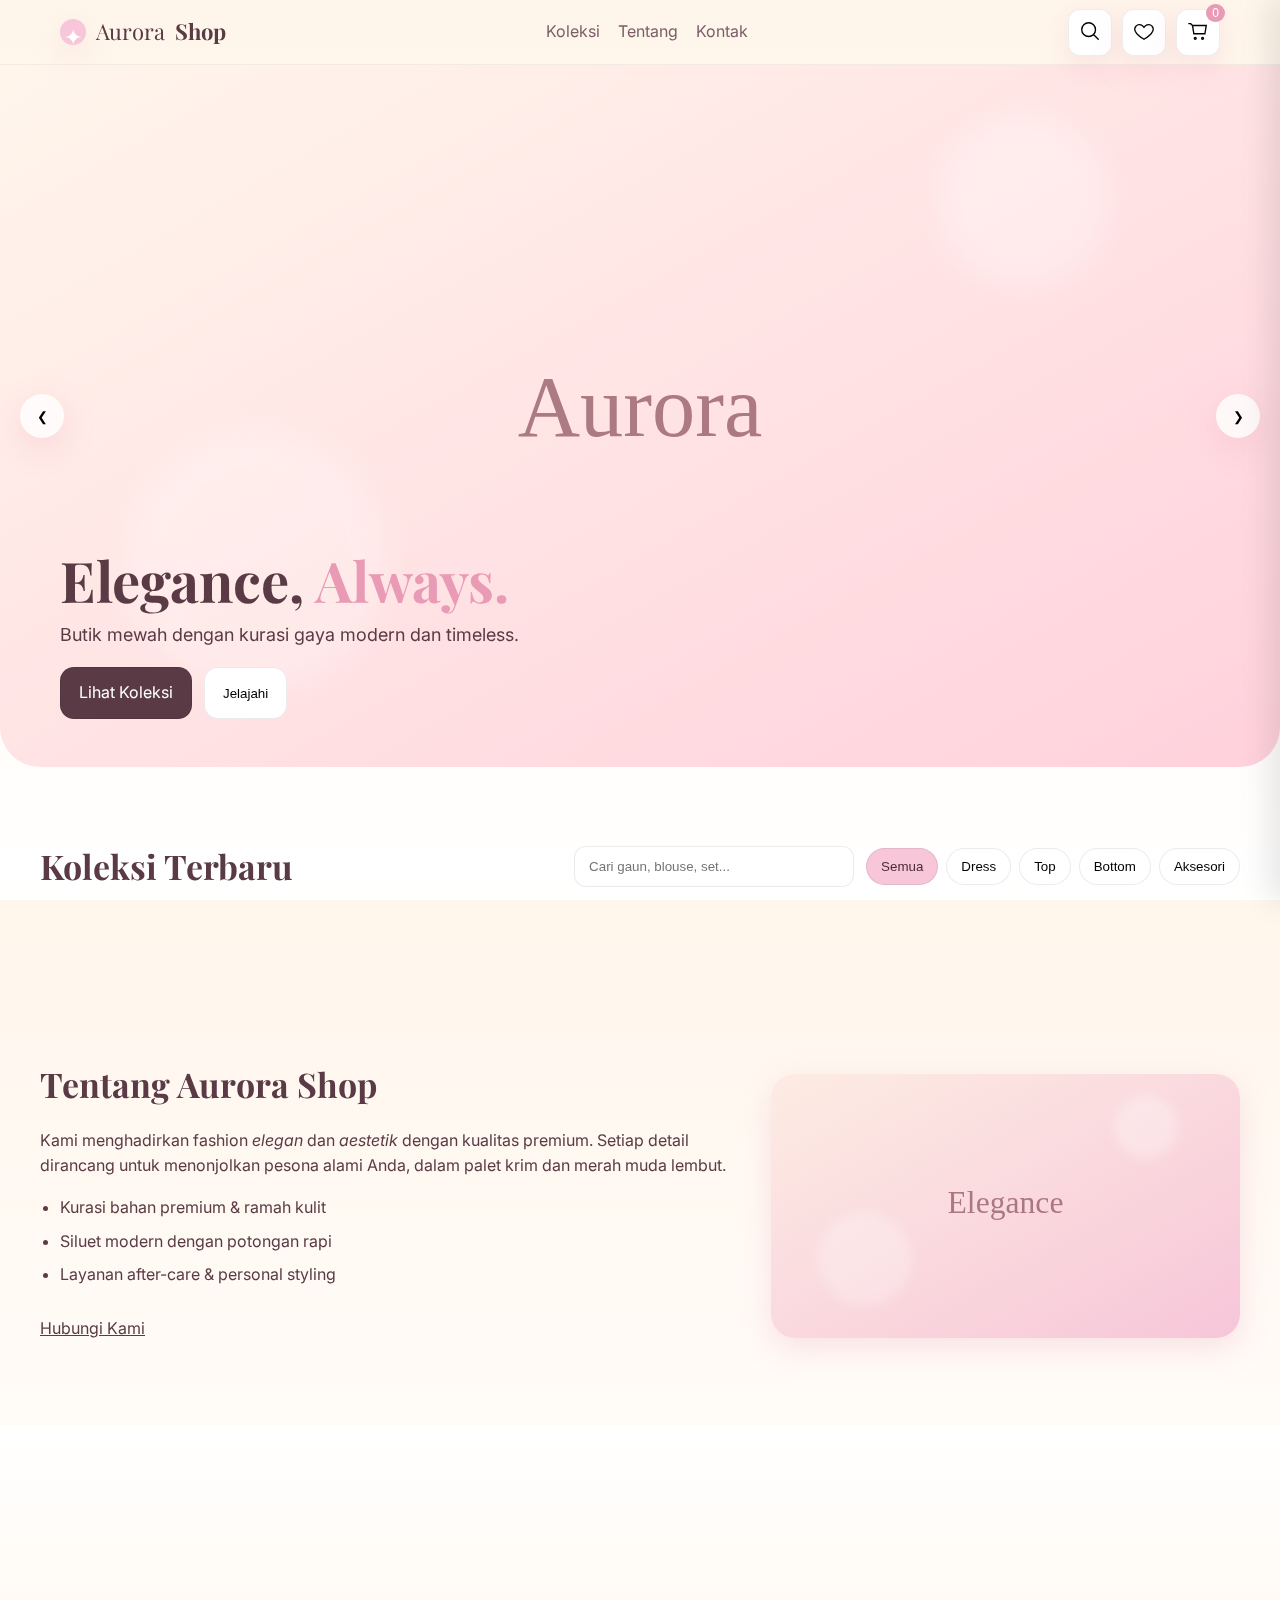
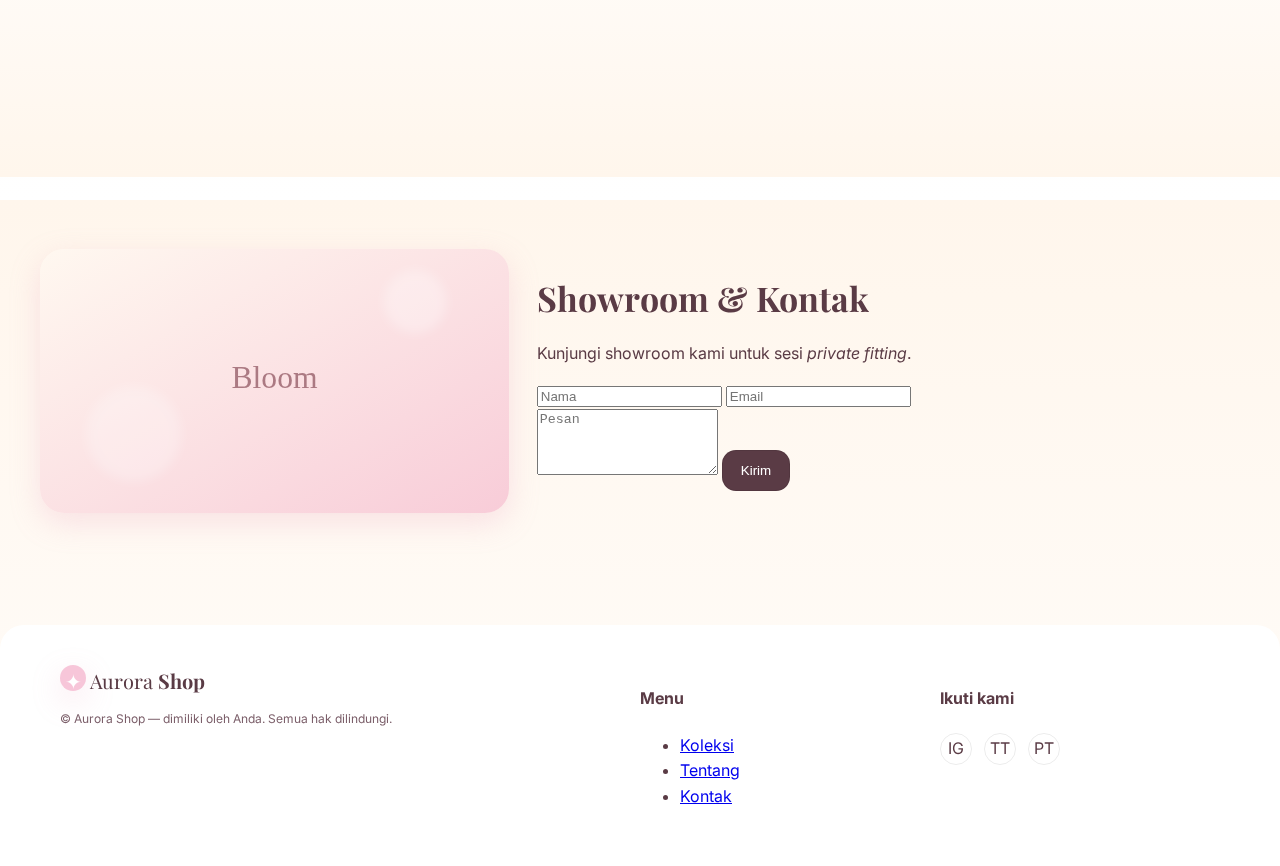
<file: index.html>
<!DOCTYPE html>
<html lang="id">
<head>
  <meta charset="UTF-8" />
  <meta name="viewport" content="width=device-width, initial-scale=1" />
  <title>Aurora Shop — Elegan & Aestetik</title>
  <meta name="description" content="Aurora Shop: butik pakaian elegan & aestetik. Koleksi premium dengan sentuhan modern.">
  <link rel="icon" href="favicon.svg" type="image/svg+xml">
  <link href="https://fonts.googleapis.com/css2?family=Inter:wght@300;400;600&family=Playfair+Display:wght@500;700&display=swap" rel="stylesheet">
  <link rel="stylesheet" href="assets/css/styles.css" />
</head>
<body>
  <header class="site-header blur-frost">
    <div class="container nav">
      <a class="brand" href="#home">
        <span class="brand-logo">✦</span> Aurora <strong>Shop</strong>
      </a>
      <nav class="nav-links">
        <a href="#koleksi" class="nav-link">Koleksi</a>
        <a href="#tentang" class="nav-link">Tentang</a>
        <a href="#kontak" class="nav-link">Kontak</a>
      </nav>
      <div class="nav-actions">
        <button class="icon-btn" id="btnSearch" aria-label="Cari">
          <svg viewBox="0 0 24 24" width="22" height="22" aria-hidden="true"><path d="M21 21l-4.35-4.35M10.5 18a7.5 7.5 0 1 1 0-15 7.5 7.5 0 0 1 0 15z" fill="none" stroke="currentColor" stroke-width="1.5" stroke-linecap="round"/></svg>
        </button>
        <button class="icon-btn" id="btnWishlist" aria-label="Favorit">
          <svg viewBox="0 0 24 24" width="22" height="22" aria-hidden="true"><path d="M12 21s-7.5-4.35-9.5-8.75C.64 7.84 4.37 4 8.66 5.4c1.3.42 2.34 1.3 3.34 2.6 1-1.3 2.04-2.18 3.34-2.6C19.63 4 23.36 7.84 21.5 12.25 19.5 16.65 12 21 12 21z" fill="none" stroke="currentColor" stroke-width="1.5" stroke-linecap="round"/></svg>
        </button>
        <button class="cart-btn" id="btnCart" aria-label="Keranjang">
          <svg viewBox="0 0 24 24" width="22" height="22" aria-hidden="true"><path d="M6 6h15l-1.5 9h-12zM6 6l-2-2H2M9 21a1 1 0 1 0 0-2 1 1 0 0 0 0 2zm8 0a1 1 0 1 0 0-2 1 1 0 0 0 0 2z" fill="none" stroke="currentColor" stroke-width="1.5" stroke-linecap="round"/></svg>
          <span class="cart-count" id="cartCount">0</span>
        </button>
      </div>
    </div>
  </header>

  <main id="home">
    <!-- HERO / SLIDER -->
    <section class="hero">
      <div class="slider" id="heroSlider" aria-label="Foto unggulan">
        <div class="slides">
          <div class="slide"><img src="assets/img/hero_1.svg" alt="Aurora koleksi 1"></div>
          <div class="slide"><img src="assets/img/hero_2.svg" alt="Aurora koleksi 2"></div>
          <div class="slide"><img src="assets/img/hero_3.svg" alt="Aurora koleksi 3"></div>
          <div class="slide"><img src="assets/img/hero_4.svg" alt="Aurora koleksi 4"></div>
          <div class="slide"><img src="assets/img/hero_5.svg" alt="Aurora koleksi 5"></div>
          <div class="slide"><img src="assets/img/hero_6.svg" alt="Aurora koleksi 6"></div>
        </div>
        <button class="arrow prev" aria-label="Sebelumnya">&#10094;</button>
        <button class="arrow next" aria-label="Berikutnya">&#10095;</button>
        <div class="dots" aria-hidden="true"></div>
      </div>
      <div class="hero-overlay container">
        <h1 class="headline">Elegance, <span class="accent">Always.</span></h1>
        <p class="subhead">Butik mewah dengan kurasi gaya modern dan timeless.</p>
        <div class="hero-cta">
          <a href="#koleksi" class="btn primary">Lihat Koleksi</a>
          <button class="btn ghost" id="scrollExplore">Jelajahi</button>
        </div>
      </div>
    </section>

    <!-- KOLEKSI -->
    <section id="koleksi" class="section container">
      <div class="section-head">
        <h2 class="title">Koleksi Terbaru</h2>
        <div class="controls">
          <div class="searchbar">
            <input id="searchInput" type="search" placeholder="Cari gaun, blouse, set..." aria-label="Cari produk">
          </div>
          <div class="filters" role="tablist" aria-label="Filter kategori">
            <button class="chip active" data-filter="all" role="tab" aria-selected="true">Semua</button>
            <button class="chip" data-filter="dress" role="tab">Dress</button>
            <button class="chip" data-filter="top" role="tab">Top</button>
            <button class="chip" data-filter="bottom" role="tab">Bottom</button>
            <button class="chip" data-filter="accessory" role="tab">Aksesori</button>
          </div>
        </div>
      </div>

      <div id="productGrid" class="grid reveal-parent">
        <!-- Cards injected by JS -->
      </div>
    </section>

    <!-- TENTANG -->
    <section id="tentang" class="section container split">
      <div class="text">
        <h2 class="title">Tentang Aurora Shop</h2>
        <p>Kami menghadirkan fashion <em>elegan</em> dan <em>aestetik</em> dengan kualitas premium. 
        Setiap detail dirancang untuk menonjolkan pesona alami Anda, dalam palet krim dan merah muda lembut.</p>
        <ul class="bullets">
          <li>Kurasi bahan premium & ramah kulit</li>
          <li>Siluet modern dengan potongan rapi</li>
          <li>Layanan after-care & personal styling</li>
        </ul>
        <a href="#kontak" class="btn link">Hubungi Kami</a>
      </div>
      <div class="media parallax">
        <img src="assets/img/hero_2.svg" alt="Detail kain mewah" />
      </div>
    </section>

    <!-- NEWSLETTER -->
    <section class="section newsletter">
      <div class="container news-card reveal">
        <h3>Dapatkan akses early-bird & promo eksklusif</h3>
        <form id="newsletterForm" class="inline-form" novalidate>
          <input type="email" id="newsletterEmail" placeholder="Email Anda" required aria-label="Email">
          <button class="btn primary" type="submit">Langganan</button>
        </form>
        <p class="tiny">Dengan berlangganan, kamu menyetujui kebijakan privasi kami.</p>
      </div>
    </section>

    <!-- KONTAK -->
    <section id="kontak" class="section container split reverse">
      <div class="media">
        <img src="assets/img/hero_5.svg" alt="Showroom Aurora" />
      </div>
      <div class="text">
        <h2 class="title">Showroom & Kontak</h2>
        <p>Kunjungi showroom kami untuk sesi <em>private fitting</em>.</p>
        <form id="contactForm" class="contact-form" novalidate>
          <div class="row">
            <input type="text" name="nama" placeholder="Nama" required>
            <input type="email" name="email" placeholder="Email" required>
          </div>
          <textarea name="pesan" placeholder="Pesan" rows="4" required></textarea>
          <button class="btn primary" type="submit">Kirim</button>
        </form>
      </div>
    </section>
  </main>

  <!-- CART DRAWER -->
  <aside class="cart-drawer" id="cartDrawer" aria-hidden="true" aria-label="Keranjang Belanja">
    <div class="cart-header">
      <h3>Keranjang</h3>
      <button class="icon-btn" id="closeCart" aria-label="Tutup keranjang">✕</button>
    </div>
    <div id="cartItems" class="cart-items"></div>
    <div class="cart-footer">
      <div class="summary">
        <span>Subtotal</span>
        <strong id="cartSubtotal">Rp0</strong>
      </div>
      <button class="btn primary" id="btnCheckout">Checkout</button>
    </div>
  </aside>

  <!-- CHECKOUT MODAL -->
  <div class="modal" id="checkoutModal" aria-hidden="true" role="dialog" aria-label="Checkout">
    <div class="modal-content">
      <button class="icon-btn modal-close" data-close="checkoutModal" aria-label="Tutup">✕</button>
      <h3>Checkout</h3>
      <form id="checkoutForm" class="checkout-form" novalidate>
        <div class="row">
          <input type="text" name="nama" placeholder="Nama lengkap" required>
          <input type="email" name="email" placeholder="Email" required>
        </div>
        <input type="text" name="alamat" placeholder="Alamat lengkap" required>
        <div class="row">
          <input type="text" name="kota" placeholder="Kota" required>
          <input type="text" name="negara" placeholder="Negara" required>
        </div>
        <div class="row">
          <input type="text" name="card" placeholder="Nomor kartu (dummy)" required>
          <input type="text" name="exp" placeholder="MM/YY" required>
          <input type="text" name="cvc" placeholder="CVC" required>
        </div>
        <button class="btn primary" type="submit">Bayar Sekarang</button>
      </form>
    </div>
  </div>

  <!-- QUICK VIEW MODAL -->
  <div class="modal" id="quickViewModal" aria-hidden="true" role="dialog" aria-label="Detail Produk">
    <div class="modal-content">
      <button class="icon-btn modal-close" data-close="quickViewModal" aria-label="Tutup">✕</button>
      <div class="quick-view">
        <div class="qv-media"><img id="qvImg" alt=""></div>
        <div class="qv-text">
          <h3 id="qvTitle"></h3>
          <p id="qvPrice"></p>
          <p id="qvDesc" class="muted"></p>
          <div class="sizes" id="qvSizes"></div>
          <div class="qv-actions">
            <button class="btn primary" id="qvAdd">Tambah ke Keranjang</button>
            <button class="btn ghost" id="qvFav">♡ Favorit</button>
          </div>
        </div>
      </div>
    </div>
  </div>

  <!-- TOAST -->
  <div class="toast" id="toast" role="status" aria-live="polite"></div>

  <!-- CANVAS for confetti -->
  <canvas id="fx" class="fx"></canvas>

  <footer class="site-footer">
    <div class="container footer-grid">
      <div>
        <div class="brand-foot"><span class="brand-logo">✦</span> Aurora <strong>Shop</strong></div>
        <p class="muted tiny">© <span id="year"></span> Aurora Shop — dimiliki oleh Anda. Semua hak dilindungi.</p>
      </div>
      <div>
        <h4>Menu</h4>
        <ul>
          <li><a href="#koleksi">Koleksi</a></li>
          <li><a href="#tentang">Tentang</a></li>
          <li><a href="#kontak">Kontak</a></li>
        </ul>
      </div>
      <div>
        <h4>Ikuti kami</h4>
        <div class="socials">
          <a href="#" aria-label="Instagram">IG</a>
          <a href="#" aria-label="TikTok">TT</a>
          <a href="#" aria-label="Pinterest">PT</a>
        </div>
      </div>
    </div>
  </footer>

  <script src="assets/js/app.js"></script>
</body>
</html>
</file>
<file: assets/css/styles.css>
:root{
  --cream:#FFF6EC;
  --pink:#F7C6D9;
  --pink-strong:#E99BB6;
  --ink:#5A3B45;
  --muted:#7B5E69;
  --paper:#FFFFFF;
  --shadow:0 10px 30px rgba(233,155,182,.25);
  --radius:18px;
}
*{box-sizing:border-box}
html,body{height:100%}
body{
  margin:0; color:var(--ink);
  background:linear-gradient(180deg,var(--cream),#fff);
  font-family:Inter,system-ui,-apple-system,Segoe UI,Roboto,Ubuntu,Cantarell,'Helvetica Neue',Arial;
  line-height:1.6;
}
img{max-width:100%; display:block}
.container{max-width:1200px; margin:0 auto; padding:0 20px}
.blur-frost{backdrop-filter:saturate(150%) blur(8px); background:rgba(255,246,236,.7)}
.site-header{
  position:sticky; top:0; z-index:50; border-bottom:1px solid rgba(0,0,0,.05)
}
.nav{
  display:flex; align-items:center; justify-content:space-between; height:64px;
}
.brand{font-family:'Playfair Display',serif; font-size:22px; color:var(--ink); text-decoration:none; display:flex; align-items:center; gap:10px}
.brand-logo{display:inline-grid; place-items:center; width:26px; height:26px; background:var(--pink); color:white; border-radius:999px; box-shadow:var(--shadow)}
.nav-links{display:flex; gap:18px}
.nav-link{color:var(--muted); text-decoration:none}
.nav-link:hover{color:var(--ink)}
.nav-actions{display:flex; gap:10px; align-items:center}
.icon-btn, .cart-btn{background:#fff; border:1px solid rgba(0,0,0,.07); padding:10px; border-radius:12px; cursor:pointer; box-shadow:var(--shadow)}
.icon-btn:hover,.cart-btn:hover{transform:translateY(-1px)}
.cart-btn{position:relative}
.cart-count{position:absolute; top:-6px; right:-6px; background:var(--pink-strong); color:white; font-size:12px; padding:2px 6px; border-radius:999px}

.hero{position:relative; height:78vh; min-height:520px; overflow:hidden; border-bottom-left-radius:40px; border-bottom-right-radius:40px}
.slider{position:absolute; inset:0}
.slides{display:flex; height:100%; transition:transform .7s cubic-bezier(.22,.61,.36,1)}
.slide{min-width:100%; height:100%}
.slide img{width:100%; height:100%; object-fit:cover}
.arrow{position:absolute; top:50%; transform:translateY(-50%); background:rgba(255,255,255,.8); border:none; width:44px; height:44px; border-radius:999px; cursor:pointer; box-shadow:var(--shadow)}
.arrow.prev{left:20px}
.arrow.next{right:20px}
.dots{position:absolute; left:0; right:0; bottom:16px; display:flex; justify-content:center; gap:8px}
.dots button{width:10px; height:10px; border-radius:999px; border:none; background:#fff; opacity:.5; cursor:pointer}
.dots button.active{opacity:1; background:var(--pink)}

.hero-overlay{position:relative; z-index:2; height:100%; display:flex; flex-direction:column; justify-content:flex-end; padding-bottom:48px}
.headline{font-family:'Playfair Display',serif; font-size:56px; line-height:1.1; margin:0 0 10px}
.accent{color:var(--pink-strong)}
.subhead{font-size:18px; margin:0 0 18px}
.hero-cta{display:flex; gap:12px}
.btn{display:inline-flex; align-items:center; justify-content:center; gap:8px; padding:12px 18px; border-radius:14px; border:1px solid rgba(0,0,0,.08); cursor:pointer; text-decoration:none}
.btn.primary{background:var(--ink); color:#fff}
.btn.primary:hover{filter:brightness(1.05)}
.btn.ghost{background:#fff}
.btn.link{background:transparent; border:none; padding-left:0; color:var(--ink); text-decoration:underline}

.section{padding:72px 0}
.section-head{display:flex; flex-wrap:wrap; align-items:center; justify-content:space-between; gap:12px; margin-bottom:20px}
.title{font-family:'Playfair Display',serif; font-size:34px; margin:0}
.controls{display:flex; gap:12px; align-items:center; flex-wrap:wrap}
.searchbar input{padding:12px 14px; border:1px solid rgba(0,0,0,.08); border-radius:12px; min-width:280px; background:#fff}
.filters{display:flex; gap:8px}
.chip{padding:10px 14px; border:1px solid rgba(0,0,0,.08); background:#fff; border-radius:999px; cursor:pointer}
.chip.active, .chip:hover{background:var(--pink); color:#4d2b35}

.grid{display:grid; grid-template-columns:repeat(4,1fr); gap:16px}
.card{background:#fff; border-radius:20px; overflow:hidden; box-shadow:var(--shadow); display:flex; flex-direction:column}
.card .media{position:relative}
.badge{position:absolute; top:12px; left:12px; background:rgba(255,255,255,.9); padding:6px 10px; border-radius:999px; font-size:12px}
.card .content{padding:14px}
.card h3{margin:6px 0 4px; font-size:18px}
.card .muted{color:var(--muted); font-size:14px}
.price{display:flex; align-items:center; gap:8px; margin:8px 0}
.price strong{font-size:18px}
.sizes{display:flex; gap:8px; flex-wrap:wrap; margin:8px 0}
.size-pill{padding:6px 10px; border:1px solid rgba(0,0,0,.08); border-radius:999px; cursor:pointer; background:#fff}
.size-pill.active{background:var(--pink); color:#4d2b35}
.card .actions{display:flex; gap:8px; margin-top:10px}
.card .actions .btn{flex:1}
.card .quick{position:absolute; bottom:12px; right:12px; background:rgba(255,255,255,.9); border-radius:999px; padding:8px 12px; cursor:pointer; border:1px solid rgba(0,0,0,.06)}

.split{display:grid; grid-template-columns:1.2fr .8fr; gap:28px; align-items:center}
.split.reverse{grid-template-columns:.8fr 1.2fr}
.split .media img{border-radius:24px; box-shadow:var(--shadow)}
.bullets{padding-left:20px}
.bullets li{margin:8px 0}

.newsletter{background:linear-gradient(180deg, var(--paper), var(--cream))}
.news-card{background:#fff; border-radius:26px; box-shadow:var(--shadow); padding:28px; text-align:center}
.inline-form{display:flex; gap:10px; justify-content:center; margin-top:12px}
.inline-form input{padding:12px 14px; border:1px solid rgba(0,0,0,.08); border-radius:12px; min-width:280px}
.tiny{font-size:12px; color:var(--muted)}

.site-footer{padding:40px 0; background:#fff; border-top-left-radius:24px; border-top-right-radius:24px; margin-top:40px}
.footer-grid{display:grid; grid-template-columns:2fr 1fr 1fr; gap:20px}
.brand-foot{font-family:'Playfair Display',serif; font-size:20px; margin-bottom:8px}
.socials a{display:inline-flex; width:32px; height:32px; border:1px solid rgba(0,0,0,.08); border-radius:999px; align-items:center; justify-content:center; text-decoration:none; color:var(--ink); margin-right:8px}

.cart-drawer{position:fixed; top:0; right:-420px; width:420px; max-width:100%; height:100%; background:#fff; box-shadow:-10px 0 30px rgba(0,0,0,.1); transition:right .3s ease; z-index:60; display:flex; flex-direction:column}
.cart-drawer.open{right:0}
.cart-header{display:flex; align-items:center; justify-content:space-between; padding:16px; border-bottom:1px solid rgba(0,0,0,.06)}
.cart-items{flex:1; overflow:auto; padding:16px; display:flex; flex-direction:column; gap:14px}
.cart-item{display:grid; grid-template-columns:64px 1fr auto; gap:12px; align-items:center}
.cart-item img{width:64px; height:64px; object-fit:cover; border-radius:10px}
.cart-item .meta{font-size:14px}
.cart-item .qty{display:flex; align-items:center; gap:6px}
.cart-footer{border-top:1px solid rgba(0,0,0,.06); padding:16px; display:grid; gap:12px}
.summary{display:flex; align-items:center; justify-content:space-between}

.modal{position:fixed; inset:0; background:rgba(0,0,0,.35); display:none; align-items:center; justify-content:center; z-index:70; padding:20px}
.modal.show{display:flex}
.modal-content{background:#fff; width:min(720px, 96%); border-radius:20px; padding:20px; box-shadow:var(--shadow)}
.modal-close{position:absolute; top:16px; right:16px}
.quick-view{display:grid; grid-template-columns:1fr 1fr; gap:20px}
.qv-media img{width:100%; height:auto; border-radius:16px; box-shadow:var(--shadow)}
.qv-actions{display:flex; gap:10px; margin-top:14px}

.toast{position:fixed; bottom:20px; left:50%; transform:translateX(-50%) translateY(40px); background:#1f2937; color:#fff; padding:12px 16px; border-radius:12px; opacity:0; transition:all .3s ease; z-index:90}
.toast.show{opacity:1; transform:translateX(-50%) translateY(0)}
.fx{position:fixed; inset:0; pointer-events:none}

.parallax{transform:translateY(0); will-change:transform}
.reveal-parent .card, .reveal{opacity:0; transform:translateY(10px); transition:all .6s ease}
.reveal-parent .card.show, .reveal.show{opacity:1; transform:none}

@media (max-width: 1000px){
  .grid{grid-template-columns:repeat(3,1fr)}
  .split{grid-template-columns:1fr}
  .split.reverse{grid-template-columns:1fr}
  .quick-view{grid-template-columns:1fr}
}
@media (max-width: 680px){
  .grid{grid-template-columns:repeat(2,1fr)}
  .headline{font-size:40px}
  .inline-form{flex-direction:column}
}
</file>
